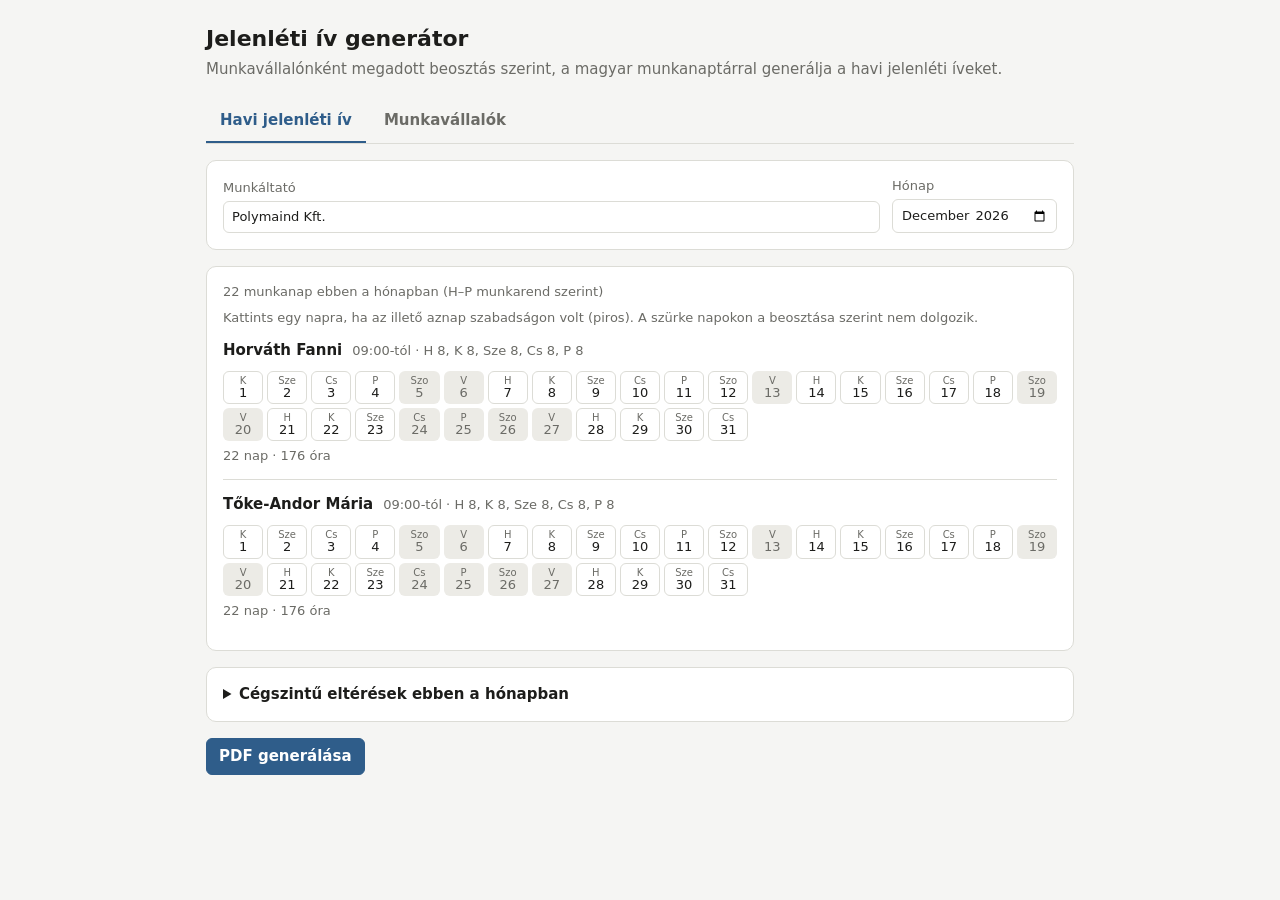
<file: index.html>
<!doctype html>
<html lang="hu">
<head>
  <meta charset="utf-8">
  <meta name="viewport" content="width=device-width, initial-scale=1">
  <title>Jelenléti ív generátor</title>
  <link rel="stylesheet" href="style.css">
</head>
<body>
<main>
  <h1>Jelenléti ív generátor</h1>
  <p class="alcim">Munkavállalónként megadott beosztás szerint, a magyar munkanaptárral generálja a havi jelenléti íveket.</p>

  <div class="fulek" role="tablist">
    <button data-ful="havi" role="tab">Havi jelenléti ív</button>
    <button data-ful="munkavallalok" role="tab">Munkavállalók</button>
  </div>

  <p id="uzenet" class="hiba" role="alert" hidden></p>

  <div data-panel="havi">
    <section class="sor">
      <label class="mezo" style="flex:1 1 240px"><span>Munkáltató</span><input id="ceg" type="text"></label>
      <label class="mezo"><span>Hónap</span><input id="honap" type="month"></label>
    </section>

    <section>
      <div id="honap-info"></div>
      <p class="megjegyzes" style="margin:0 0 12px">Kattints egy napra, ha az illető aznap szabadságon volt (piros). A szürke napokon a beosztása szerint nem dolgozik.</p>
      <div id="dolgozok"></div>
    </section>

    <section>
      <details>
        <summary>Cégszintű eltérések ebben a hónapban</summary>
        <div class="sor">
          <label class="mezo"><span>Extra pihenőnapok (mindenkinek)</span><input id="ceg-pihenonap" type="text" placeholder="pl. 2, 24-31"></label>
          <label class="mezo"><span>Extra munkanapok (pl. ledolgozós szombat)</span><input id="ceg-munkanap" type="text" placeholder="pl. 13"></label>
        </div>
        <div id="ceg-hiba" class="hiba"></div>
        <p class="megjegyzes">Az ünnepnapokat és a 2025–2026-os áthelyezett munkanapokat az app magától tudja. Ha egy évre még nincs beépítve, itt add meg.</p>
      </details>
    </section>

    <div class="gombok">
      <button id="general" class="fo">PDF generálása</button>
    </div>
  </div>

  <div data-panel="munkavallalok" hidden>
    <section>
      <div id="munkavallalok-lista"></div>
      <button id="uj-dolgozo">+ Új munkavállaló</button>
    </section>
    <div class="gombok">
      <button id="export">Adatok mentése fájlba</button>
      <label class="gomb">Adatok betöltése<input id="import" type="file" accept="application/json,.json"></label>
    </div>
  </div>
</main>

<script src="lib/pdf-lib.min.js"></script>
<script src="lib/fontkit.umd.min.js"></script>
<script src="lib/assets.js"></script>
<script src="naptar.js"></script>
<script>
  // Kezdő adatok, ha ebben a böngészőben még nincs mentés.
  window.JELENLETI_BEALLITAS = {
    alapAllapot: ({ ujDolgozo }) => ({
      ceg: 'Polymaind Kft.',
      dolgozok: [
        Object.assign(ujDolgozo(), { nev: 'Horváth Fanni' }),
        Object.assign(ujDolgozo(), { nev: 'Tőke-Andor Mária' }),
      ],
    }),
  };
</script>
<script src="app.js"></script>
</body>
</html>
</file>
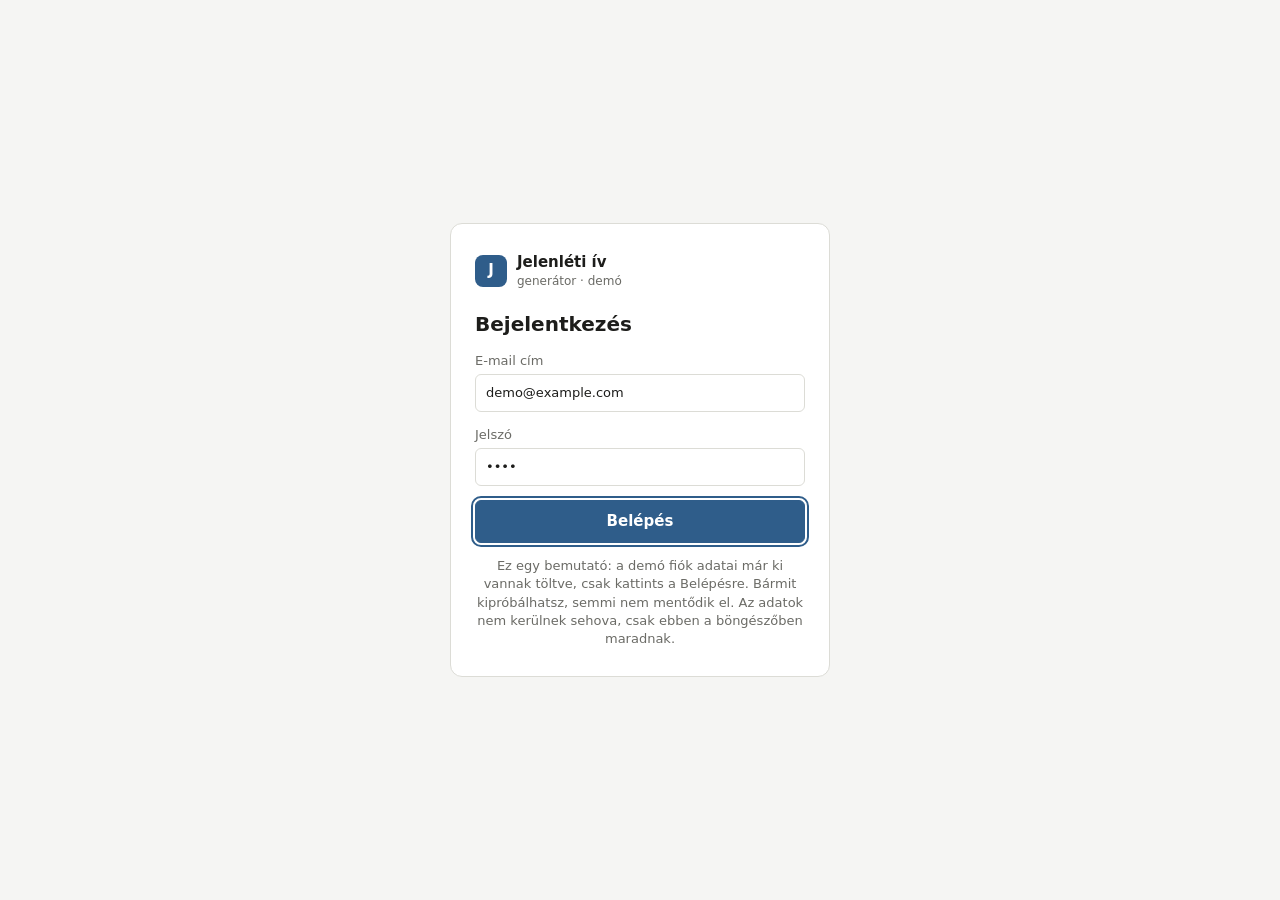
<file: demo.html>
<!doctype html>
<html lang="hu">
<head>
  <meta charset="utf-8">
  <meta name="viewport" content="width=device-width, initial-scale=1">
  <title>Jelenléti ív demó</title>
  <link rel="stylesheet" href="style.css">
  <style>
    /* Bejelentkezés */
    .belepes { min-height: 100vh; display: grid; place-items: center; padding: 24px 16px; }
    .belepes-kartya { width: 100%; max-width: 380px; background: var(--lap); border: 1px solid var(--keret); border-radius: 12px; padding: 28px 24px; display: flex; flex-direction: column; gap: 14px; }
    .marka { display: flex; align-items: center; gap: 10px; font-weight: 600; }
    .marka-jel { width: 32px; height: 32px; border-radius: 8px; background: var(--fo); color: #fff; display: grid; place-items: center; font-weight: 700; }
    .marka small { display: block; font-weight: 400; color: var(--halvany); font-size: 12px; }
    .belepes h1 { font-size: 20px; margin: 6px 0 0; }
    .belepes .mezo input { width: 100%; padding: 9px 10px; }
    .belepes button { width: 100%; padding: 10px 12px; }
    .belepes .megjegyzes { margin: 0; text-align: center; }

    /* Felső sáv a belépés után */
    .savsor { display: flex; flex-wrap: wrap; gap: 8px 12px; align-items: center; justify-content: space-between; padding: 10px 16px; background: var(--lap); border-bottom: 1px solid var(--keret); }
    .savsor .felhasznalo { font-size: 13px; color: var(--halvany); min-width: 0; overflow-wrap: anywhere; }
    .savsor .felhasznalo strong { color: var(--szoveg); }
    .savsor .gombok button { padding: 6px 10px; font-size: 14px; }
    .demo-cimke { display: inline-block; font-size: 11px; font-weight: 700; letter-spacing: .06em; text-transform: uppercase; color: var(--fo); border: 1px solid var(--fo); border-radius: 999px; padding: 1px 8px; margin-right: 6px; }

    /* Bemutató */
    .kiemelt { outline: 3px solid var(--fo); outline-offset: 4px; border-radius: 8px; position: relative; z-index: 2; scroll-margin-top: 72px; }
    .tura { position: fixed; left: 50%; bottom: calc(16px + env(safe-area-inset-bottom, 0px)); transform: translateX(-50%); width: calc(100% - 32px); max-width: 420px; z-index: 10;
      background: var(--lap); border: 1px solid var(--keret); border-radius: 12px; padding: 16px; box-shadow: 0 10px 30px rgba(0, 0, 0, .18); display: flex; flex-direction: column; gap: 8px; }
    .tura-lepes { font-size: 12px; color: var(--halvany); font-variant-numeric: tabular-nums; }
    .tura h2 { font-size: 16px; margin: 0; }
    .tura p { margin: 0; font-size: 14px; }
    .tura-gombok { display: flex; gap: 8px; justify-content: flex-end; margin-top: 4px; }
    .tura-gombok .kihagy { margin-right: auto; border-color: transparent; color: var(--halvany); padding-left: 0; background: none; }
    main { padding-bottom: 220px; }

    /* Minta jelenléti ív a PDF letöltése helyett */
    .minta { position: fixed; inset: 0; z-index: 20; background: rgba(20, 20, 18, .55); display: grid; place-items: center; padding: 16px; }
    .minta-kartya { background: var(--lap); border-radius: 12px; width: 100%; max-width: 720px; max-height: 100%; display: flex; flex-direction: column; overflow: hidden; }
    .minta-fej { display: flex; gap: 12px; align-items: flex-start; justify-content: space-between; padding: 16px; border-bottom: 1px solid var(--keret); }
    .minta-fej h2 { font-size: 17px; margin: 0 0 4px; }
    .minta-fej p { margin: 0; font-size: 13px; color: var(--halvany); max-width: 60ch; }
    .minta-kep { overflow: auto; padding: 16px; background: var(--hatter); }
    .minta-kep img { display: block; width: 100%; height: auto; border: 1px solid var(--keret); box-shadow: 0 4px 16px rgba(0, 0, 0, .12); user-select: none; -webkit-user-drag: none; }
    button:focus-visible, input:focus-visible { outline: 2px solid var(--fo); outline-offset: 2px; }
    @media (prefers-reduced-motion: no-preference) { .tura { transition: opacity .2s; } }
  </style>
</head>
<body>

<div id="belepes" class="belepes">
  <form id="belepes-urlap" class="belepes-kartya" novalidate>
    <div class="marka"><span class="marka-jel">J</span><span>Jelenléti ív<small>generátor · demó</small></span></div>
    <h1>Bejelentkezés</h1>
    <label class="mezo"><span>E-mail cím</span><input id="belepes-email" type="email" autocomplete="username" value="demo@example.com"></label>
    <label class="mezo"><span>Jelszó</span><input id="belepes-jelszo" type="password" autocomplete="current-password" value="demo"></label>
    <p id="belepes-hiba" class="hiba" role="alert" hidden></p>
    <button type="submit" class="fo">Belépés</button>
    <p class="megjegyzes">Ez egy bemutató: a demó fiók adatai már ki vannak töltve, csak kattints a Belépésre. Bármit kipróbálhatsz, semmi nem mentődik el. Az adatok nem kerülnek sehova, csak ebben a böngészőben maradnak.</p>
  </form>
</div>

<div id="alkalmazas" hidden>
  <div class="savsor">
    <div class="felhasznalo"><span class="demo-cimke">Demó</span>A változtatások nem mentődnek · <strong id="felhasznalo-email"></strong></div>
    <div class="gombok">
      <button id="tura-inditas">Bemutató indítása</button>
      <button id="demo-visszaallitas">Újrakezdés</button>
      <button id="kijelentkezes">Kijelentkezés</button>
    </div>
  </div>

  <main>
    <h1>Jelenléti ív generátor</h1>
    <p class="alcim">Munkavállalónként megadott beosztás szerint, a magyar munkanaptárral generálja a havi jelenléti íveket.</p>

    <div class="fulek" role="tablist">
      <button data-ful="havi" role="tab">Havi jelenléti ív</button>
      <button data-ful="munkavallalok" role="tab">Munkavállalók</button>
    </div>

    <p id="uzenet" class="hiba" role="alert" hidden></p>

    <div data-panel="havi">
      <section class="sor">
        <label class="mezo" style="flex:1 1 240px"><span>Munkáltató</span><input id="ceg" type="text"></label>
        <label class="mezo"><span>Hónap</span><input id="honap" type="month"></label>
      </section>

      <section>
        <div id="honap-info"></div>
        <p class="megjegyzes" style="margin:0 0 12px">Kattints egy napra, ha az illető aznap szabadságon volt (piros). A szürke napokon a beosztása szerint nem dolgozik.</p>
        <div id="dolgozok"></div>
      </section>

      <section>
        <details>
          <summary>Cégszintű eltérések ebben a hónapban</summary>
          <div class="sor">
            <label class="mezo"><span>Extra pihenőnapok (mindenkinek)</span><input id="ceg-pihenonap" type="text" placeholder="pl. 2, 24-31"></label>
            <label class="mezo"><span>Extra munkanapok (pl. ledolgozós szombat)</span><input id="ceg-munkanap" type="text" placeholder="pl. 13"></label>
          </div>
          <div id="ceg-hiba" class="hiba"></div>
          <p class="megjegyzes">Az ünnepnapokat és a 2025–2026-os áthelyezett munkanapokat az app magától tudja. Ha egy évre még nincs beépítve, itt add meg.</p>
        </details>
      </section>

      <div class="gombok">
        <button id="general" class="fo">PDF generálása</button>
      </div>
    </div>

    <div data-panel="munkavallalok" hidden>
      <section>
        <div id="munkavallalok-lista"></div>
        <button id="uj-dolgozo">+ Új munkavállaló</button>
      </section>
    </div>
  </main>
</div>

<div id="minta" class="minta" role="dialog" aria-modal="true" aria-labelledby="minta-cim" hidden>
  <div class="minta-kartya">
    <div class="minta-fej">
      <div>
        <h2 id="minta-cim">Így néz ki a kész jelenléti ív</h2>
        <p>Az éles verzióban itt letöltődik a PDF, munkavállalónként egy A4-es oldallal. A demóban a letöltés ki van kapcsolva, ez egy minta kitalált adatokkal.</p>
      </div>
      <button id="minta-bezar" class="fo">Bezárás</button>
    </div>
    <div class="minta-kep"><img id="minta-kep" alt="Minta jelenléti ív: Kovács Anna, Minta Kft., havi munkaidő-nyilvántartás" draggable="false"></div>
  </div>
</div>

<div id="tura" class="tura" role="dialog" aria-live="polite" aria-labelledby="tura-cim" hidden>
  <div class="tura-lepes" id="tura-lepes"></div>
  <h2 id="tura-cim"></h2>
  <p id="tura-szoveg"></p>
  <div class="tura-gombok">
    <button class="kihagy" id="tura-kihagy">Bezárás</button>
    <button id="tura-vissza">Vissza</button>
    <button class="fo" id="tura-tovabb">Tovább</button>
  </div>
</div>

<script src="lib/demo-minta.js"></script>
<script src="naptar.js"></script>
<script>
  // A demó semmit nem ment és semmit nem tölt le: újratöltéskor minden visszaáll.
  // A mintaadatok mindig az aktuális hónapra készülnek.
  window.JELENLETI_BEALLITAS = {
    mentesNelkul: true,
    pdfHelyett: () => window.demoMintaMutat(),
    alapAllapot: ({ ujDolgozo, Naptar }) => {
      const ma = new Date();
      const ev = ma.getFullYear(), honap = ma.getMonth() + 1;
      const kulcs = `${ev}-${String(honap).padStart(2, '0')}`;
      const munkanapok = Naptar.honapNapjai(ev, honap).filter((n) => n.munkanap).map((n) => n.nap);
      const belepesNap = munkanapok[Math.min(7, munkanapok.length - 1)];
      return {
        ceg: 'Minta Kft.',
        dolgozok: [
          Object.assign(ujDolgozo(), { id: 'demo-anna', nev: 'Kovács Anna', munkakor: 'Projektmenedzser', adoazonosito: '8412345678' }),
          Object.assign(ujDolgozo(), { id: 'demo-peter', nev: 'Szabó Péter', munkakor: 'Grafikus', beosztas: [0, 4, 0, 4, 0, 0, 0] }),
          Object.assign(ujDolgozo(), {
            id: 'demo-eszter', nev: 'Nagy Eszter', munkakor: 'Fejlesztő', kezdes: '08:30', beosztas: [0, 6, 6, 6, 6, 6, 0],
            belepes: `${kulcs}-${String(belepesNap).padStart(2, '0')}`,
          }),
        ],
        szabadnapok: { [kulcs]: { 'demo-anna': munkanapok.slice(10, 12) } },
        cegszintu: {},
      };
    },
  };
</script>
<script src="app.js"></script>
<script src="demo.js"></script>
</body>
</html>
</file>
<file: style.css>
/* A jelenléti ív generátor és a demó közös stílusa. */
:root {
  --hatter: #f5f5f3; --lap: #fff; --szoveg: #1d1d1b; --halvany: #6b6b66; --keret: #dcdcd6;
  --pihen: #ecebe6; --szabad: #d9534f; --fo: #2f5d8a;
}
@media (prefers-color-scheme: dark) {
  :root:not([data-theme="light"]) {
    --hatter: #1a1a19; --lap: #242423; --szoveg: #ecece8; --halvany: #9d9d97; --keret: #3a3a38;
    --pihen: #2e2e2c; --szabad: #c9443f; --fo: #6fa3d6; color-scheme: dark;
  }
}
:root[data-theme="dark"] {
  --hatter: #1a1a19; --lap: #242423; --szoveg: #ecece8; --halvany: #9d9d97; --keret: #3a3a38;
    --pihen: #2e2e2c; --szabad: #c9443f; --fo: #6fa3d6; color-scheme: dark;
}
* { box-sizing: border-box; }
body { margin: 0; background: var(--hatter); color: var(--szoveg); font: 15px/1.4 system-ui, sans-serif; }
main { max-width: 900px; margin: 0 auto; padding: 24px 16px 64px; }
h1 { font-size: 22px; margin: 0 0 4px; }
.alcim { color: var(--halvany); margin: 0 0 20px; }
section { background: var(--lap); border: 1px solid var(--keret); border-radius: 10px; padding: 16px; margin-bottom: 16px; }
.sor { display: flex; flex-wrap: wrap; gap: 12px; align-items: flex-end; }
.mezo { display: flex; flex-direction: column; gap: 4px; font-size: 13px; color: var(--halvany); }
.mezo.nev { flex: 1 1 220px; }
input { font: inherit; color: var(--szoveg); background: var(--lap); border: 1px solid var(--keret); border-radius: 6px; padding: 6px 8px; }
input[type=number] { width: 80px; }
button { font: inherit; cursor: pointer; border-radius: 6px; border: 1px solid var(--keret); background: var(--lap); color: var(--szoveg); padding: 7px 12px; }
button.fo { background: var(--fo); border-color: var(--fo); color: #fff; font-weight: 600; }
#honap-info { color: var(--halvany); font-size: 13px; padding-bottom: 8px; }
.dolgozo { border-top: 1px solid var(--keret); padding: 14px 0; }
.dolgozo:first-child { border-top: 0; padding-top: 0; }
.dolgozo-fej { display: flex; flex-wrap: wrap; gap: 10px; align-items: flex-end; }
.naptar { display: grid; grid-template-columns: repeat(auto-fill, minmax(38px, 1fr)); gap: 4px; margin-top: 10px; }
.nap { padding: 3px 0; font-size: 13px; line-height: 1.1; display: flex; flex-direction: column; align-items: center; }
.nap small { font-size: 10px; color: var(--halvany); }
.nap.pihen { background: var(--pihen); color: var(--halvany); cursor: default; border-color: transparent; }
.nap.szabad { background: var(--szabad); border-color: var(--szabad); color: #fff; }
.nap.szabad small { color: #fff; }
.osszesito { font-size: 13px; color: var(--halvany); margin-top: 6px; }
details summary { cursor: pointer; font-weight: 600; }
details .sor { margin-top: 12px; }
details .mezo { flex: 1 1 220px; }
.hiba { color: var(--szabad); font-size: 13px; margin-top: 6px; }
.megjegyzes { font-size: 13px; color: var(--halvany); margin: 8px 0 0; }
.gombok { display: flex; flex-wrap: wrap; gap: 8px; align-items: center; }
label.gomb { display: inline-block; font-size: 15px; border: 1px solid var(--keret); border-radius: 6px; padding: 7px 12px; cursor: pointer; }
label.gomb input { display: none; }
.fulek { display: flex; gap: 4px; border-bottom: 1px solid var(--keret); margin-bottom: 16px; }
.fulek button { border: 0; border-bottom: 2px solid transparent; border-radius: 0; background: none; padding: 10px 14px; color: var(--halvany); font-weight: 600; }
.fulek button[aria-selected="true"] { color: var(--fo); border-bottom-color: var(--fo); }
[hidden] { display: none !important; }
.dolgozo-cim { display: flex; flex-wrap: wrap; gap: 4px 10px; align-items: baseline; }
.dolgozo-cim span { font-size: 13px; color: var(--halvany); }
.racs { display: grid; grid-template-columns: repeat(auto-fill, minmax(170px, 1fr)); gap: 10px; }
.racs .szeles { grid-column: 1 / -1; }
.racs input, .dolgozo > .mezo input { width: 100%; }
.beosztas-cim { margin-top: 12px; }
.beosztas { display: flex; flex-wrap: wrap; gap: 6px; align-items: flex-end; margin: 4px 0 10px; }
.beosztas label { display: flex; flex-direction: column; align-items: center; gap: 2px; font-size: 12px; color: var(--halvany); }
.beosztas input { width: 56px; text-align: center; }
.heti { font-size: 13px; color: var(--halvany); padding: 0 0 8px 6px; }
.kartya-lab { margin-top: 10px; }
.torol { color: var(--szabad); }
.ures { color: var(--halvany); margin: 0 0 12px; }
.ures a { color: var(--fo); }
</file>
